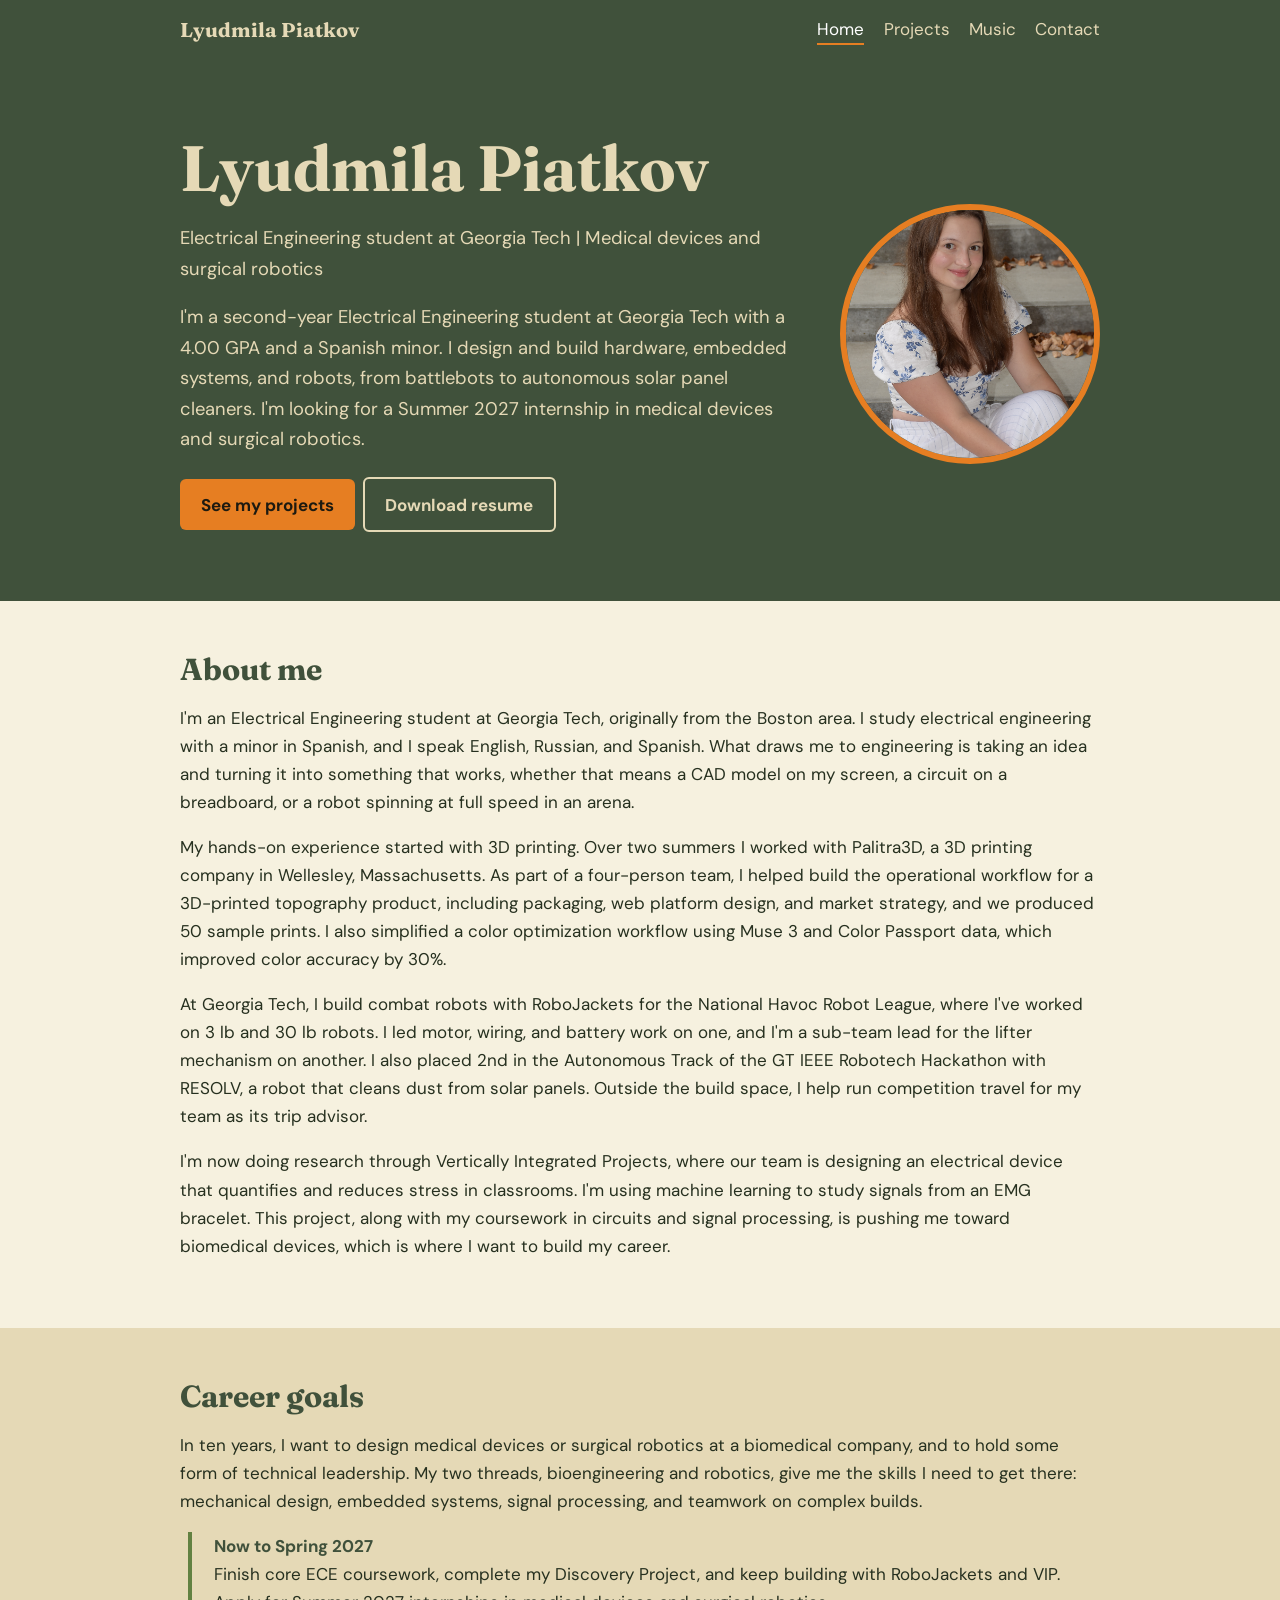
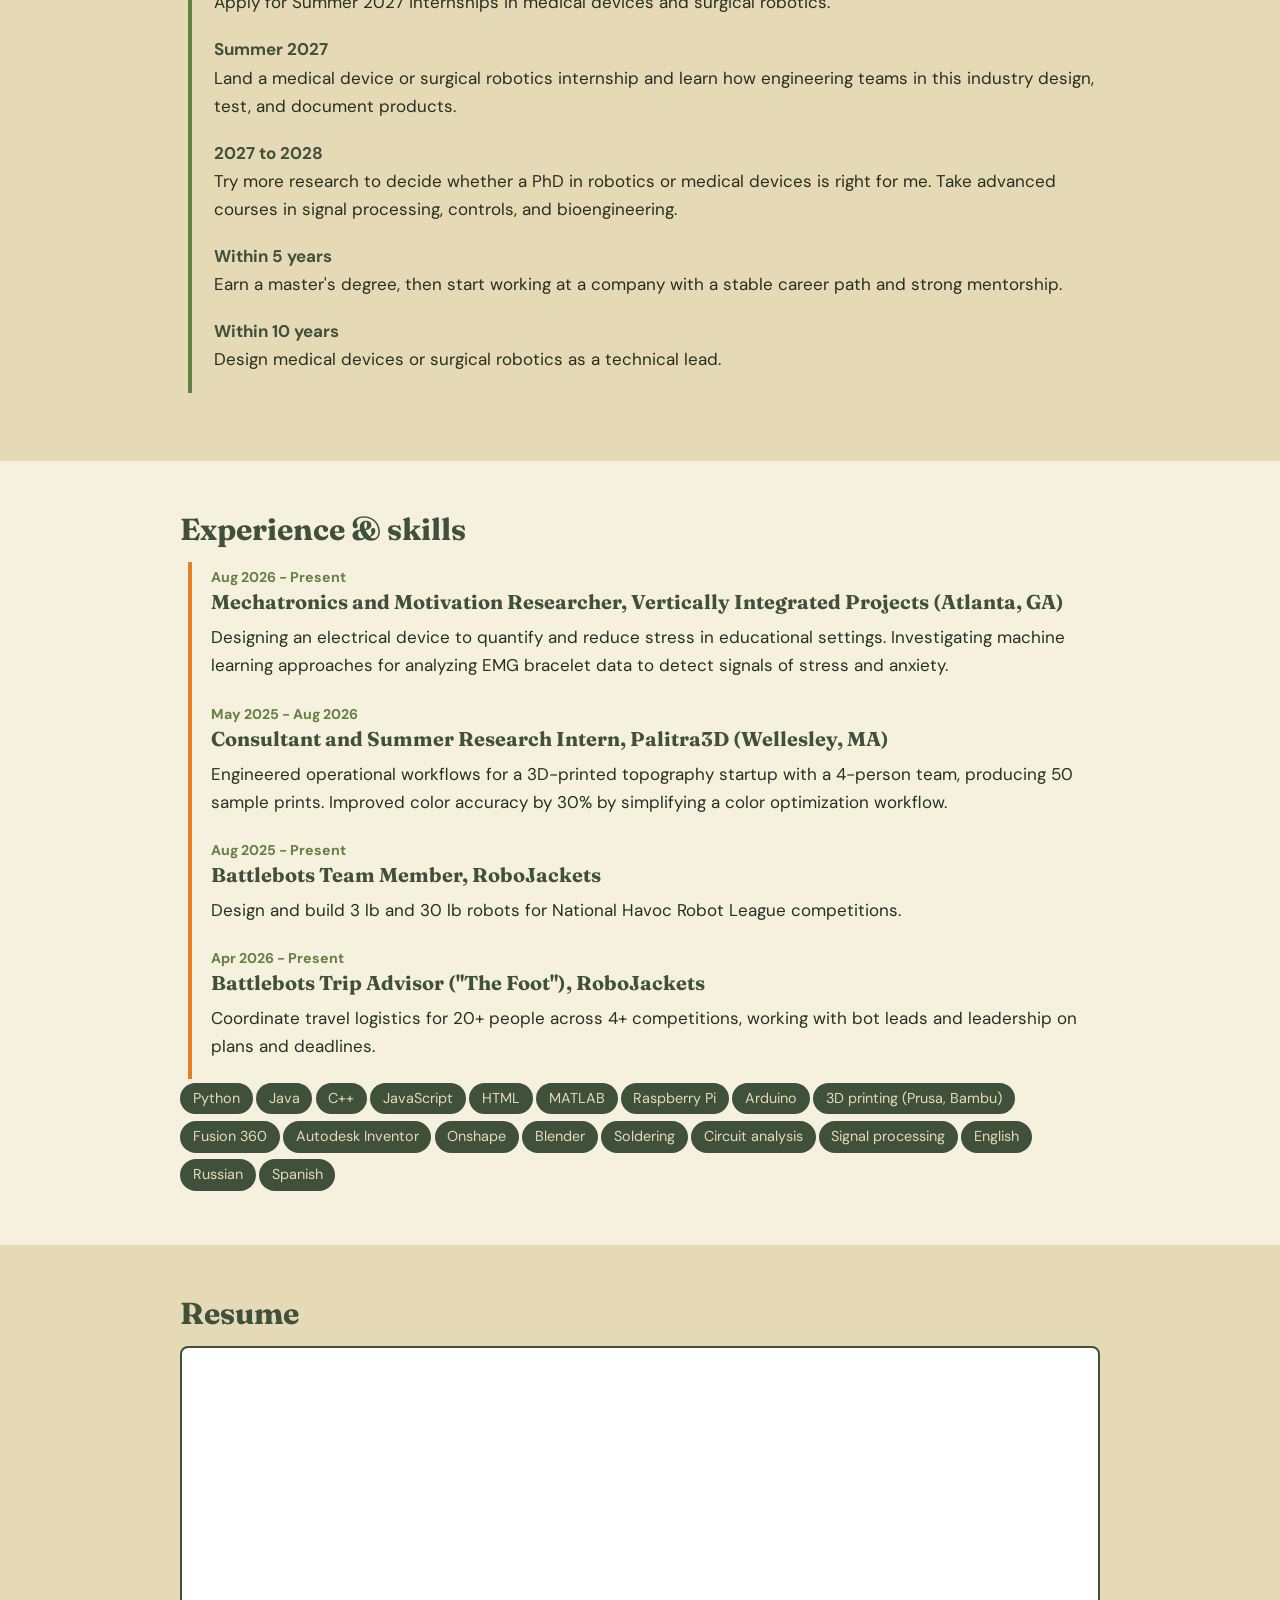
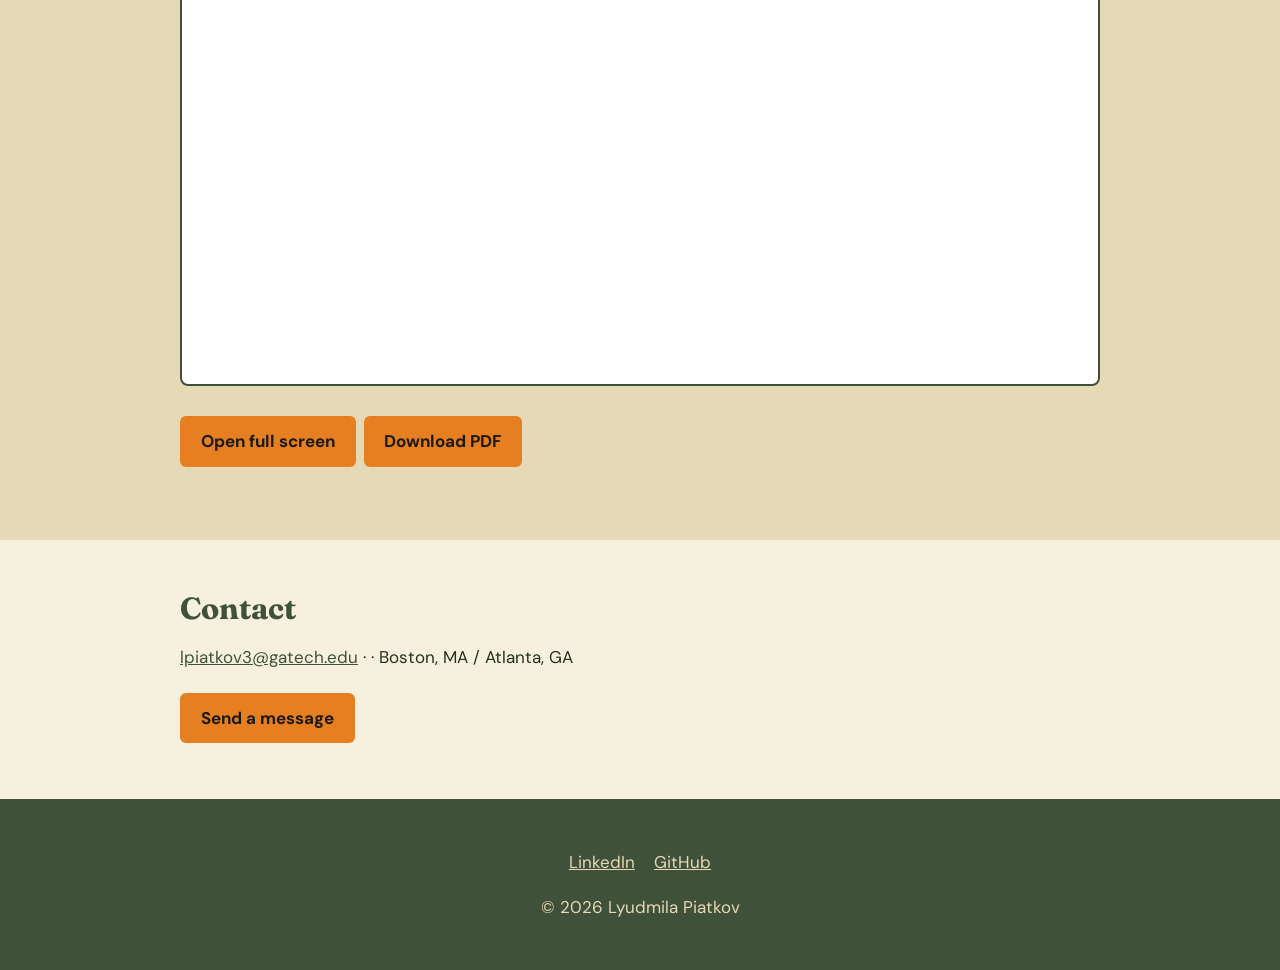
<file: index.html>
<!DOCTYPE html>
<html lang="en"><head><meta charset="utf-8"><meta name="viewport" content="width=device-width,initial-scale=1">
<meta name="description" content="Personal portfolio: engineering projects, resume, and music.">
<link rel="preconnect" href="https://fonts.googleapis.com"><link rel="preconnect" href="https://fonts.gstatic.com" crossorigin>
<link href="https://fonts.googleapis.com/css2?family=DM+Sans:wght@400;700&family=Fraunces:wght@600;700&display=swap" rel="stylesheet">
<link rel="stylesheet" href="css/style.css"><title>Portfolio</title></head>
<body data-page="home"><main id="app"></main>
<script src="js/data.js"></script><script src="js/main.js"></script></body></html>
</file>
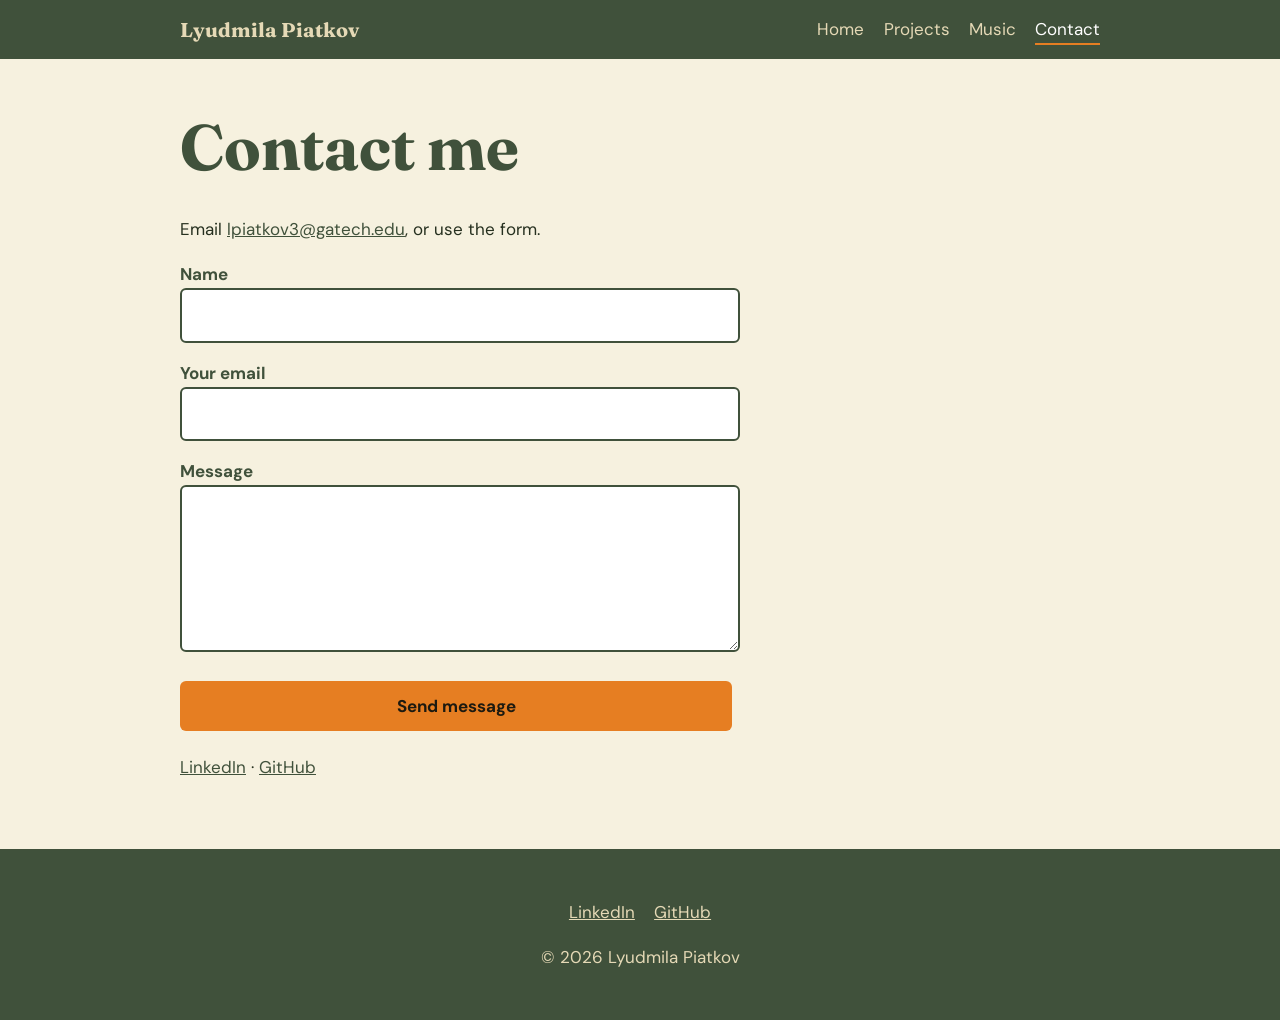
<file: contact.html>
<!DOCTYPE html>
<html lang="en"><head><meta charset="utf-8"><meta name="viewport" content="width=device-width,initial-scale=1">
<meta name="description" content="Personal portfolio: engineering projects, resume, and music.">
<link rel="preconnect" href="https://fonts.googleapis.com"><link rel="preconnect" href="https://fonts.gstatic.com" crossorigin>
<link href="https://fonts.googleapis.com/css2?family=DM+Sans:wght@400;700&family=Fraunces:wght@600;700&display=swap" rel="stylesheet">
<link rel="stylesheet" href="css/style.css"><title>Portfolio</title></head>
<body data-page="contact"><main id="app"></main>
<script src="js/data.js"></script><script src="js/main.js"></script></body></html>
</file>
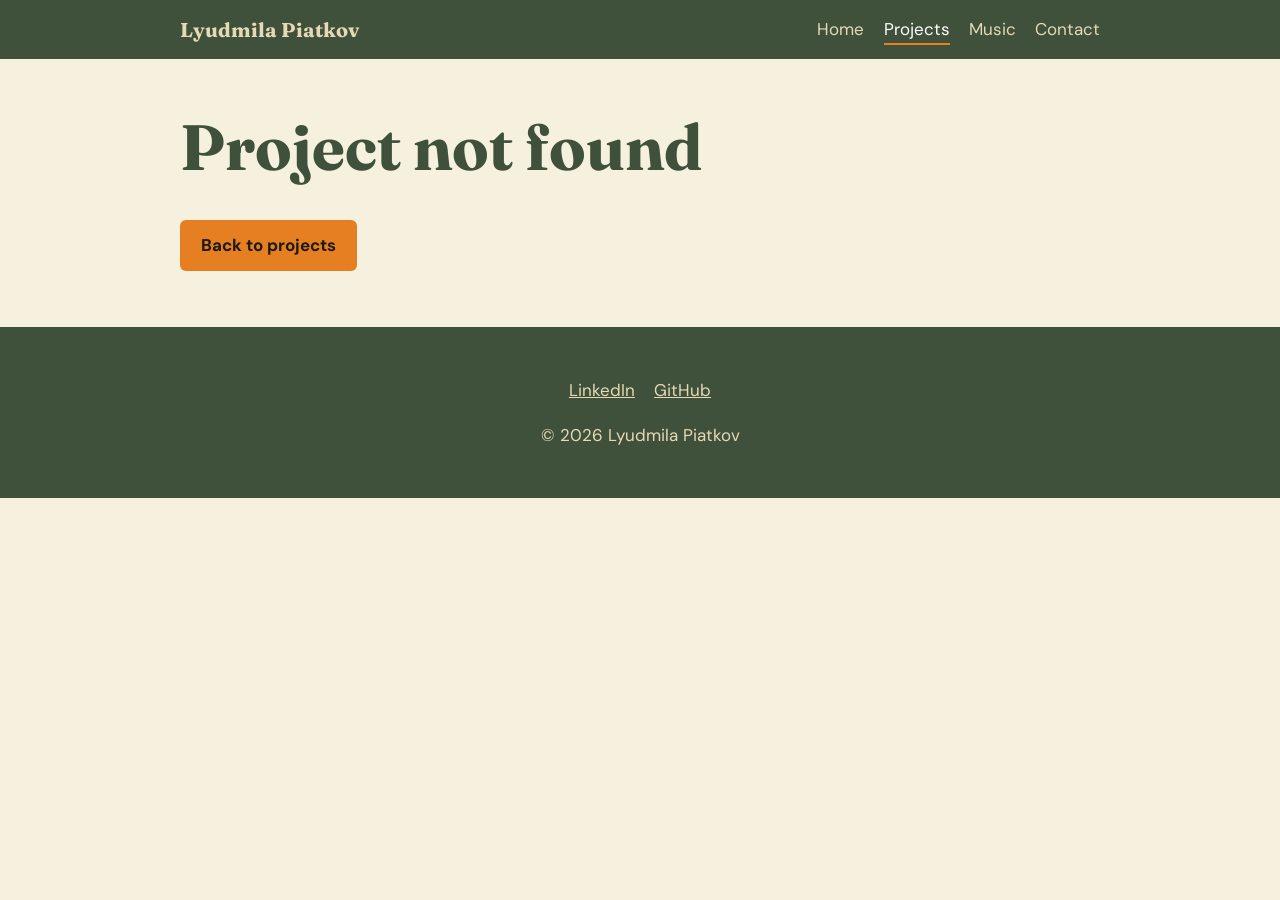
<file: project.html>
<!DOCTYPE html>
<html lang="en"><head><meta charset="utf-8"><meta name="viewport" content="width=device-width,initial-scale=1">
<meta name="description" content="Personal portfolio: engineering projects, resume, and music.">
<link rel="preconnect" href="https://fonts.googleapis.com"><link rel="preconnect" href="https://fonts.gstatic.com" crossorigin>
<link href="https://fonts.googleapis.com/css2?family=DM+Sans:wght@400;700&family=Fraunces:wght@600;700&display=swap" rel="stylesheet">
<link rel="stylesheet" href="css/style.css"><title>Portfolio</title></head>
<body data-page="project"><main id="app"></main>
<script src="js/data.js"></script><script src="js/main.js"></script></body></html>
</file>
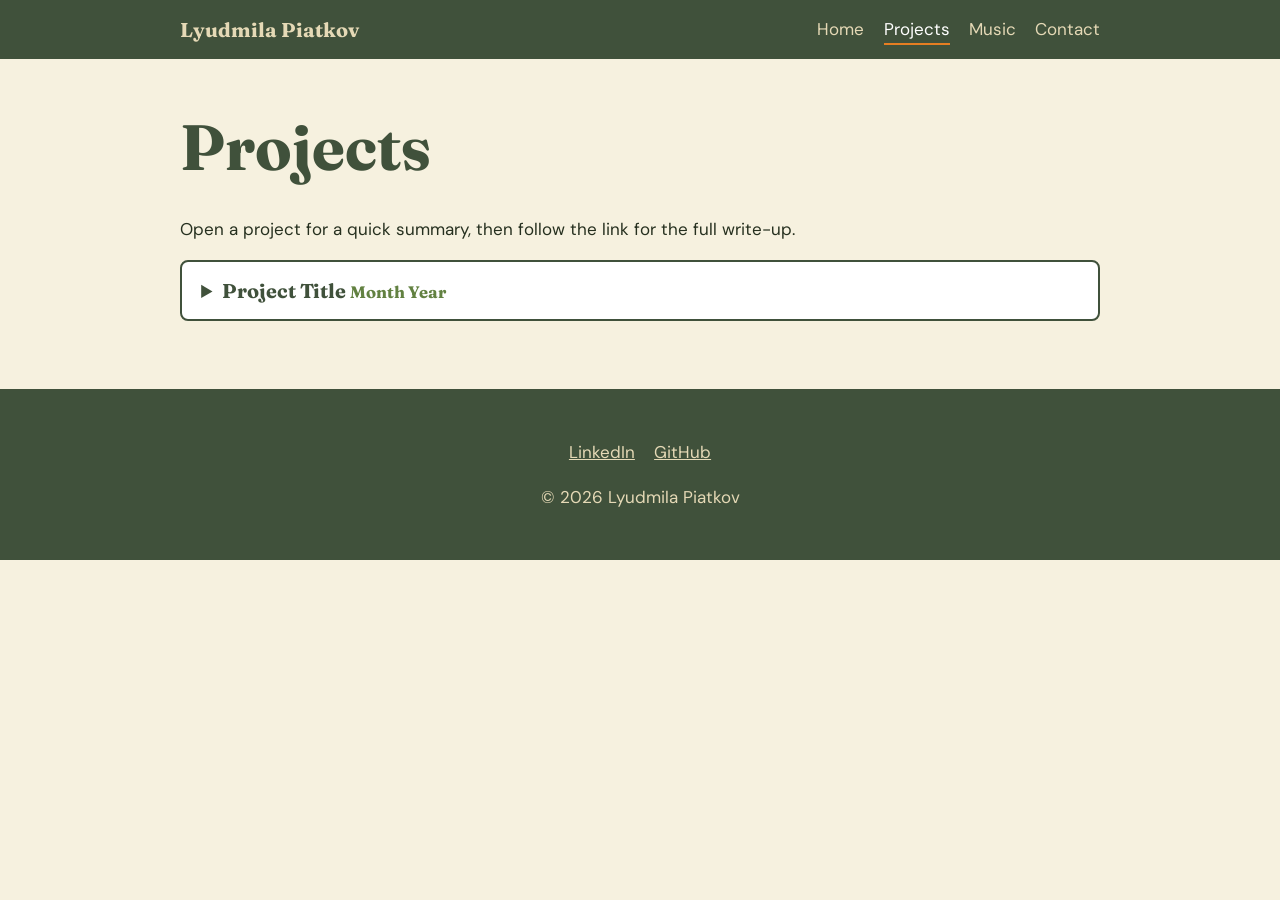
<file: projects.html>
<!DOCTYPE html>
<html lang="en"><head><meta charset="utf-8"><meta name="viewport" content="width=device-width,initial-scale=1">
<meta name="description" content="Personal portfolio: engineering projects, resume, and music.">
<link rel="preconnect" href="https://fonts.googleapis.com"><link rel="preconnect" href="https://fonts.gstatic.com" crossorigin>
<link href="https://fonts.googleapis.com/css2?family=DM+Sans:wght@400;700&family=Fraunces:wght@600;700&display=swap" rel="stylesheet">
<link rel="stylesheet" href="css/style.css"><title>Portfolio</title></head>
<body data-page="projects"><main id="app"></main>
<script src="js/data.js"></script><script src="js/main.js"></script></body></html>
</file>
<file: css/style.css>
:root{--forest:#40513B;--moss:#628141;--sand:#E5D9B6;--orange:#E67E22;--ink:#26301f;--paper:#f6f1df}
*{box-sizing:border-box}
body{margin:0;font:17px/1.65 'DM Sans',system-ui,sans-serif;color:var(--ink);background:var(--paper)}
h1,h2,h3{font-family:'Fraunces',Georgia,serif;line-height:1.15;color:var(--forest);margin:0 0 .5em}
h1{font-size:clamp(2.4rem,6vw,4rem)}h2{font-size:1.9rem}h3{font-size:1.25rem}
a{color:var(--forest)}a:hover{color:var(--orange)}
:focus-visible{outline:3px solid var(--orange);outline-offset:2px}
.wrap{max-width:960px;margin:0 auto;padding:0 1.25rem}
header.nav{background:var(--forest);position:sticky;top:0;z-index:5}
.nav .wrap{display:flex;justify-content:space-between;align-items:center;flex-wrap:wrap;gap:.5rem;padding-block:.8rem}
.brand{font-family:Fraunces,serif;font-size:1.25rem;color:var(--sand);text-decoration:none;font-weight:700}
.nav nav a{color:var(--sand);text-decoration:none;margin-left:1.2rem;padding-bottom:3px}
.nav nav a.on,.nav nav a:hover{border-bottom:2px solid var(--orange);color:#fff}
.hero{background:var(--forest);color:var(--sand);padding:4.5rem 0 4rem}
.hero h1{color:var(--sand);margin-bottom:.3em}.hero p{max-width:60ch;font-size:1.15rem}
.hero .grid{display:grid;grid-template-columns:1fr 260px;gap:2.5rem;align-items:center}
.photo{width:100%;aspect-ratio:1;object-fit:cover;border-radius:50%;border:6px solid var(--orange)}
section{padding:3.2rem 0}section.alt{background:var(--sand)}
.btn{display:inline-block;background:var(--orange);color:#1d1a10;padding:.7rem 1.3rem;border-radius:6px;text-decoration:none;margin:.3rem .5rem .3rem 0;border:0;cursor:pointer;font:inherit;font-weight:700}
.btn:hover{background:#f39a47;color:#1d1a10}.btn.ghost{background:transparent;color:var(--sand);border:2px solid var(--sand)}
.steps{list-style:none;padding:0;border-left:4px solid var(--moss);margin-left:.5rem}
.steps li{padding:0 0 1.2rem 1.4rem}.steps b{color:var(--forest)}
.chips span{display:inline-block;background:var(--forest);color:var(--sand);padding:.25rem .8rem;border-radius:99px;margin:.2rem .2rem .2rem 0;font-size:.9rem}
.tl>div{border-left:4px solid var(--orange);padding:0 0 1.2rem 1.2rem;margin-left:.5rem}
.tl small{color:var(--moss);font-weight:700}
details.proj{background:#fff;border:2px solid var(--forest);border-radius:8px;margin-bottom:1rem}
details.proj summary{cursor:pointer;padding:1rem 1.2rem;font:700 1.25rem Fraunces,serif;color:var(--forest);list-style-position:inside}
details.proj[open] summary{background:var(--sand)}
.pbody{padding:1rem 1.2rem 1.3rem;display:grid;grid-template-columns:200px 1fr;gap:1.2rem}
.thumb,.ph{width:100%;aspect-ratio:4/3;object-fit:cover;border-radius:6px;background:var(--moss)}
.ph{display:grid;place-items:center;color:var(--sand);font-size:.9rem;text-align:center;padding:.5rem}
figure{margin:1.5rem 0}figure img,figure video,figure .ph,figure iframe{width:100%;border-radius:8px;display:block}
figure iframe{aspect-ratio:16/9;border:0}figcaption{font-size:.9rem;color:var(--moss);margin-top:.4rem}
.gallery{display:grid;grid-template-columns:repeat(auto-fit,minmax(240px,1fr));gap:1rem}.gallery figure{margin:0}
.meta{color:var(--moss);font-weight:700}
form{display:grid;gap:1rem;max-width:560px}
input,textarea{font:inherit;padding:.7rem;border:2px solid var(--forest);border-radius:6px;background:#fff;width:100%}
label{font-weight:700;color:var(--forest)}
iframe.resume{width:100%;height:640px;border:2px solid var(--forest);border-radius:8px;background:#fff}
footer{background:var(--forest);color:var(--sand);padding:2rem 0;text-align:center}footer a{color:var(--sand);margin:0 .6rem}
.menu-btn{display:none;background:none;border:2px solid var(--sand);color:var(--sand);font-size:1.6rem;line-height:1;width:46px;height:42px;border-radius:6px;cursor:pointer}
img,video,iframe{max-width:100%}.btn{max-width:100%}
@media(max-width:700px){body{font-size:16px}.wrap{padding:0 1rem}.menu-btn{display:block}
.nav .wrap{flex-wrap:wrap}.nav nav{display:none;width:100%;flex-direction:column}.nav nav.open{display:flex}
.nav nav a{margin:0;padding:.9rem .2rem;border-top:1px solid #628141;border-bottom:0!important}.nav nav a.on{color:var(--orange)}
.hero{padding:2.5rem 0}.hero .grid,.pbody{grid-template-columns:1fr}.photo{max-width:200px;order:-1;margin:auto}
section{padding:2.2rem 0}iframe.resume{height:420px}.btn{width:100%;text-align:center}.pbody .thumb,.pbody .ph{max-width:100%}}
@media(prefers-reduced-motion:no-preference){.hero h1{animation:rise .7s ease-out}@keyframes rise{from{opacity:0;transform:translateY(14px)}}}
</file>
